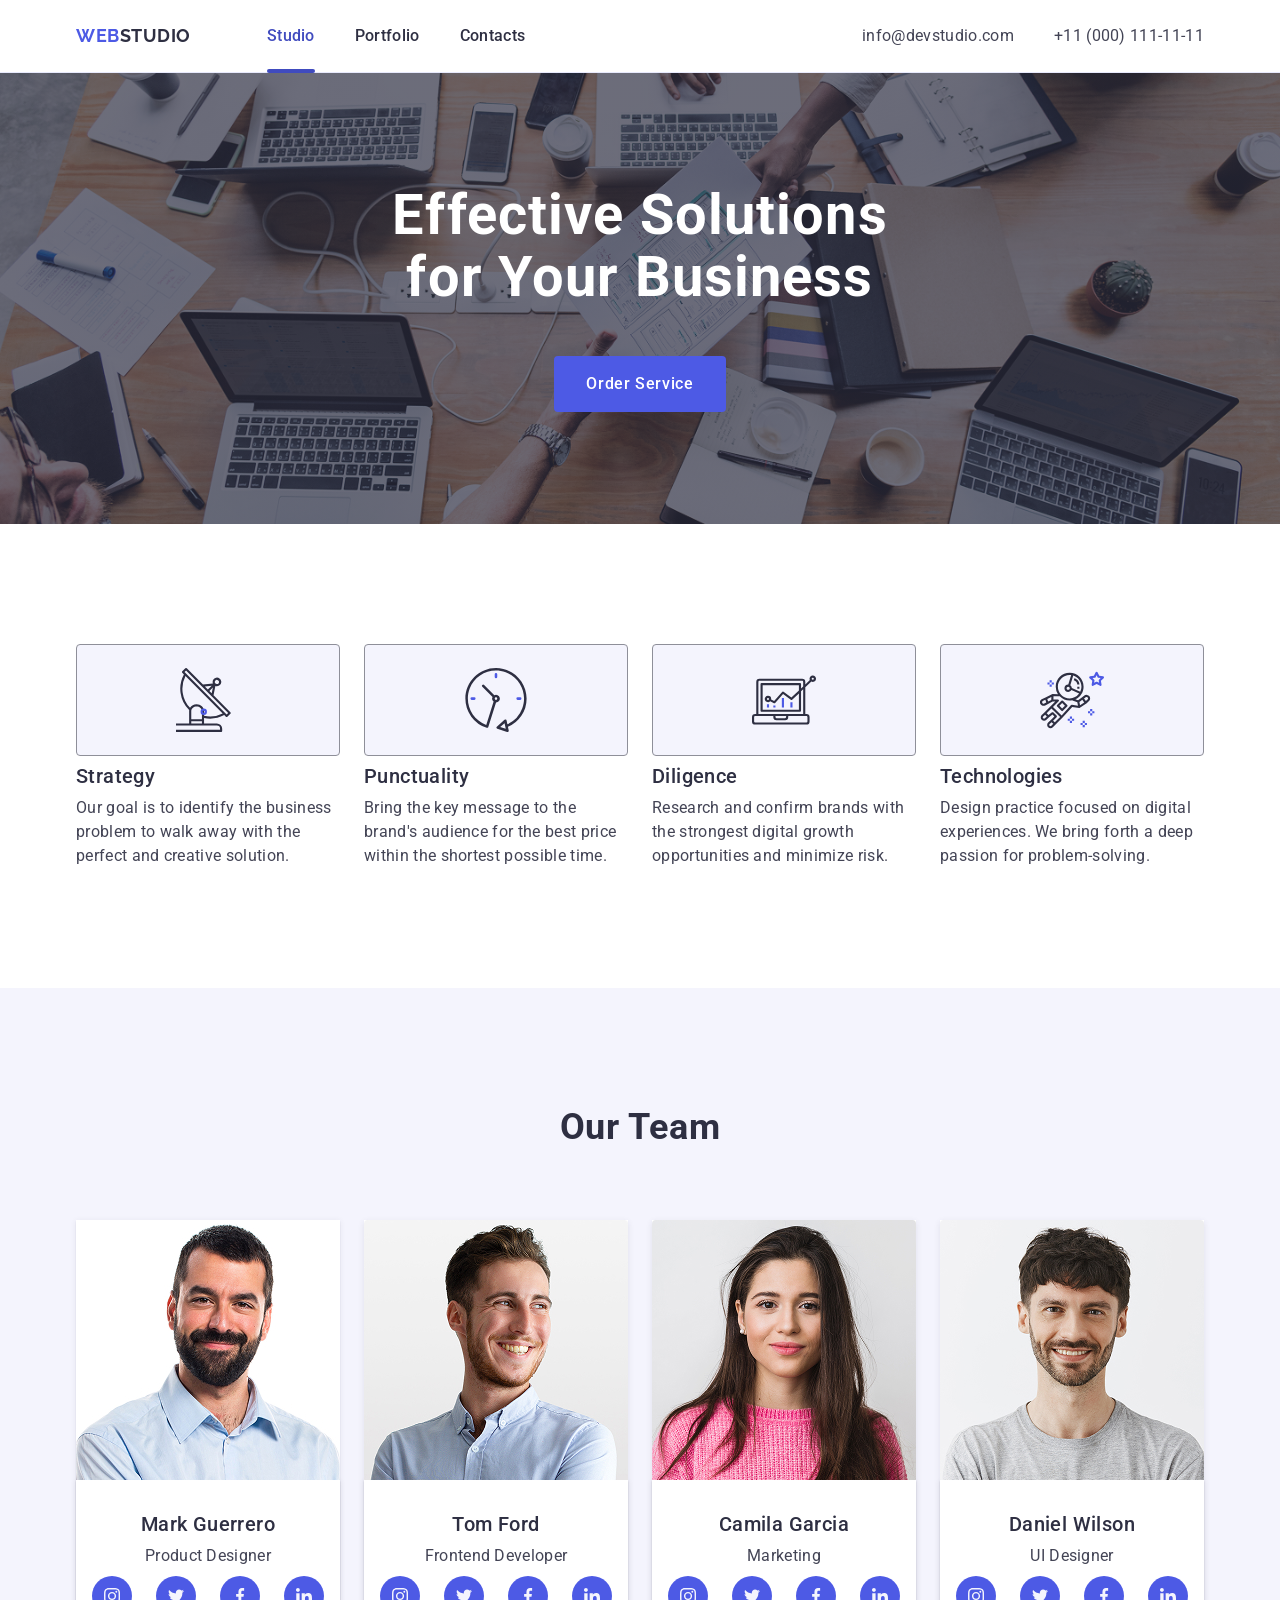
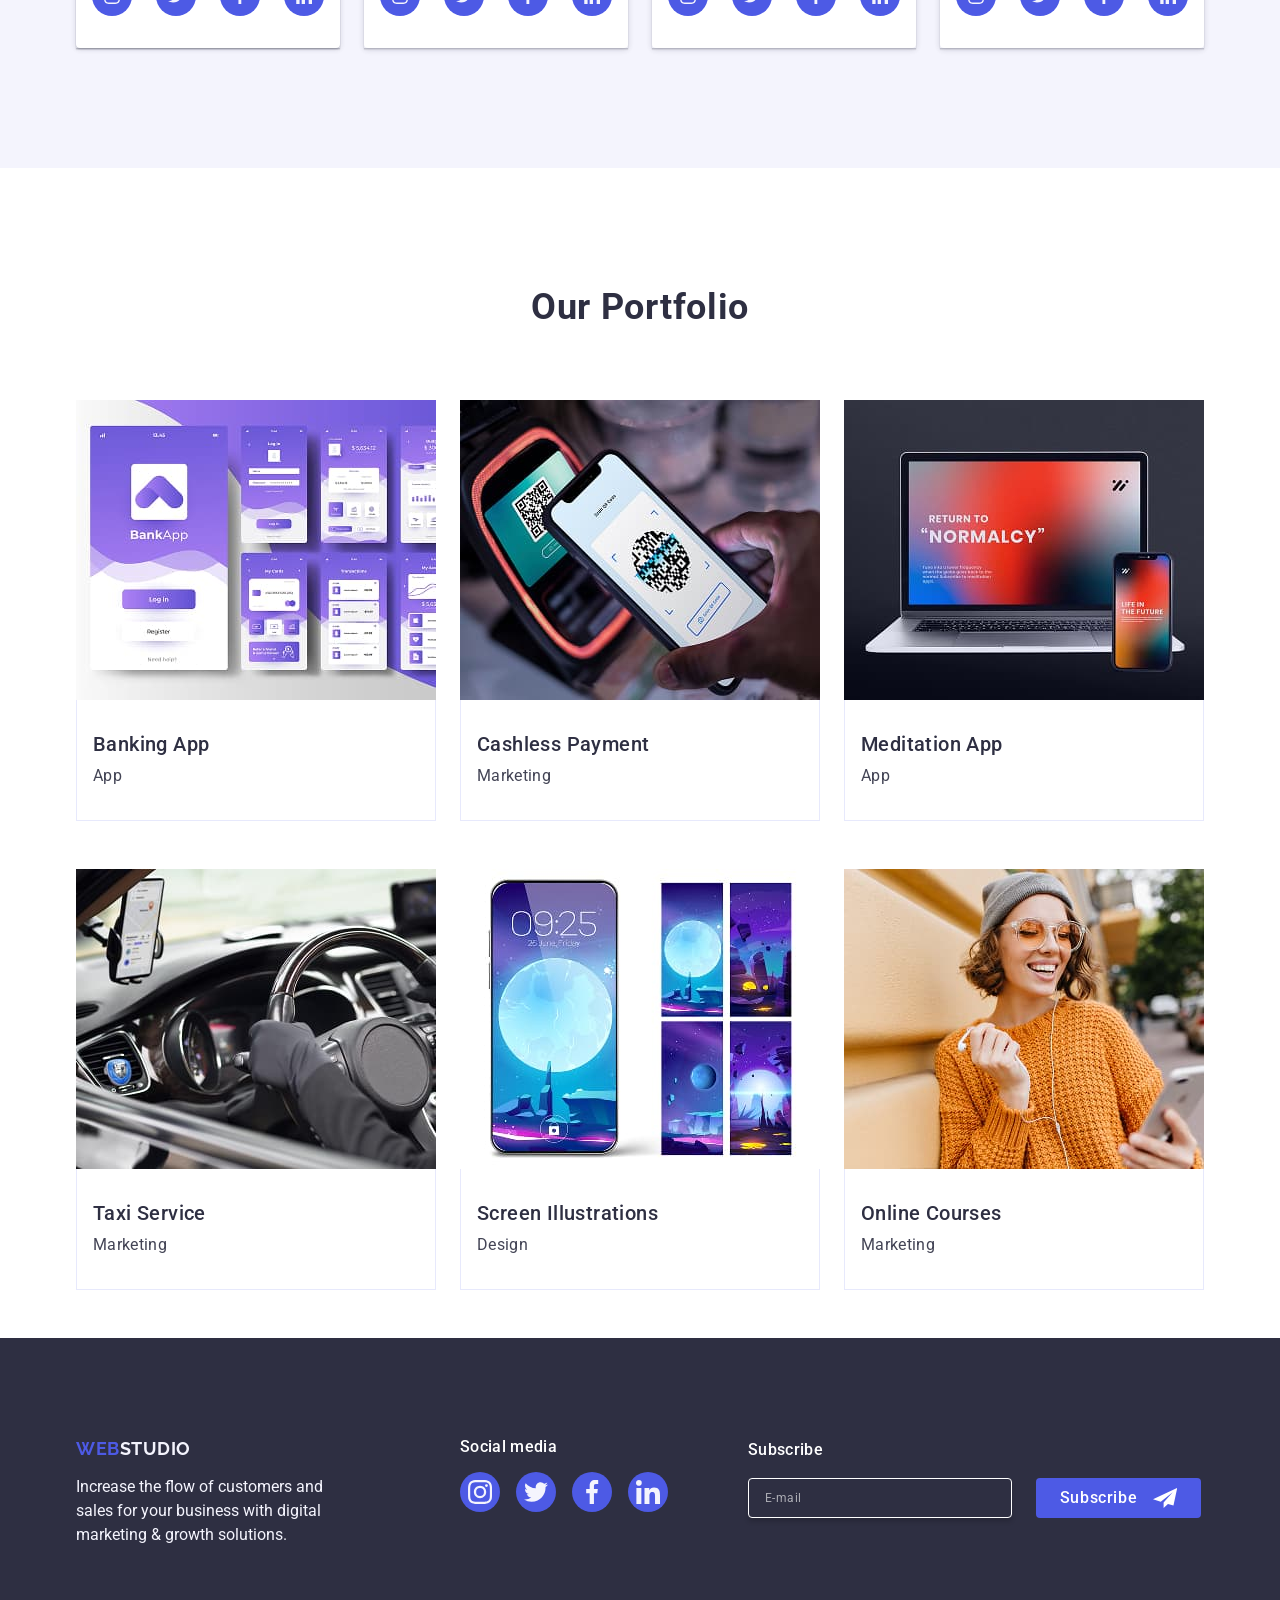
<file: index.html>
<!DOCTYPE html>
<html lang="en">
  <head>
    <meta charset="UTF-8" />
    <meta name="viewport" content="width=device-width, initial-scale=1.0" />
    <!-- all Fonts -->
    <link rel="preconnect" href="https://fonts.googleapis.com" />
    <link rel="preconnect" href="https://fonts.gstatic.com" crossorigin />
    <link
      href="https://fonts.googleapis.com/css2?family=Raleway:wght@700&family=Roboto:wght@400;500;700&display=swap"
      rel="stylesheet"
    />

    <!-- Normalize -->
    <link
      href="https://cdnjs.cloudflare.com/ajax/libs/modern-normalize/3.0.1/modern-normalize.min.css"
      rel="stylesheet"
    />
    <!-- Stylesheet -->
    <link rel="stylesheet" href="./css/styles.css" />

    <!-- Title -->
    <title>WebStudio</title>
  </head>
  <body>
    <!-- Header -->
    <header class="site-header header">
      <div class="container header-container">
        <nav class="nav-bar">
          <a href="./index.html" class="logo-link">
            Web<span class="logo-studio">Studio</span>
          </a>
          <ul class="main-menu">
            <li class="menu-link-item">
              <a href="./index.html" class="menu-link current">Studio</a>
            </li>
            <li class="menu-link-item">
              <a href="#" class="menu-link">Portfolio</a>
            </li>
            <li class="menu-link-item">
              <a href="#" class="menu-link">Contacts</a>
            </li>
          </ul>
        </nav>
        <button class="burger-menu" type="button" aria-label="Open menu">
          <svg class="burger-menu-icon" width="24" height="24">
            <use href="./images/icons.svg#mobile-menu-icon"></use>
          </svg>
        </button>
        <address class="contact-info">
          <ul class="contact-list">
            <li>
              <a href="mailto:info@devstudio.com" class="contact-link"
                >info@devstudio.com</a
              >
            </li>
            <li>
              <a href="tel:+110001111111" class="contact-link"
                >+11 (000) 111-11-11</a
              >
            </li>
          </ul>
        </address>
      </div>
    </header>
    <main>
      <!-- Hero Section -->
      <section class="hero">
        <div class="container hero-container">
          <h1 class="hero-title">Effective Solutions for Your Business</h1>
          <button type="button" class="hero-button button">
            <span class="button-text">Order Service</span>
          </button>
        </div>
      </section>

      <!-- Features Section -->
      <section class="features">
        <div class="container features-container">
          <h2 class="visually-hidden">Our Features</h2>
          <ul class="features-list">
            <li class="feature-item">
              <div class="feature-icon">
                <svg width="64" height="64">
                  <use href="./images/icons.svg#antenna"></use>
                </svg>
              </div>
              <h3 class="feature-item-name">Strategy</h3>
              <p class="feature-item-text">
                Our goal is to identify the business problem to walk away with
                the perfect and creative solution.
              </p>
            </li>
            <li class="feature-item">
              <div class="feature-icon">
                <svg width="64" height="64">
                  <use href="./images/icons.svg#clock"></use>
                </svg>
              </div>
              <h3 class="feature-item-name">Punctuality</h3>
              <p class="feature-item-text">
                Bring the key message to the brand's audience for the best price
                within the shortest possible time.
              </p>
            </li>
            <li class="feature-item">
              <div class="feature-icon">
                <svg width="64" height="64">
                  <use href="./images/icons.svg#diagram"></use>
                </svg>
              </div>
              <h3 class="feature-item-name">Diligence</h3>
              <p class="feature-item-text">
                Research and confirm brands with the strongest digital growth
                opportunities and minimize risk.
              </p>
            </li>
            <li class="feature-item">
              <div class="feature-icon">
                <svg width="64" height="64">
                  <use href="./images/icons.svg#astronaut"></use>
                </svg>
              </div>
              <h3 class="feature-item-name">Technologies</h3>
              <p class="feature-item-text">
                Design practice focused on digital experiences. We bring forth a
                deep passion for problem-solving.
              </p>
            </li>
          </ul>
        </div>
      </section>

      <!-- Team Section -->
      <section class="team">
        <div class="container team-container">
          <h2 class="team-titel">Our Team</h2>
          <ul class="team-list">
            <li class="team-item">
              <img
                srcset="
                  ./images/team/img_te_mob.jpg    1x,
                  ./images/team/img_te_mob@2x.jpg 2x
                "
                src="./images/team/img1.jpg"
                alt="Mark Guerrero"
                width="264"
                height="260"
              />
              <div class="team-info">
                <h3 class="team-name">Mark Guerrero</h3>
                <p class="team-name-body">Product Designer</p>
                <ul class="social-list">
                  <li class="social-item">
                    <a
                      class="social-link"
                      href="https://instagram.com"
                      target="_blank"
                      rel="noopener noreferrer"
                    >
                      <svg class="social-icon" width="16" height="16">
                        <use href="./images/icons.svg#instagram"></use>
                      </svg>
                    </a>
                  </li>
                  <li class="social-item">
                    <a
                      class="social-link"
                      href="https://twitter.com"
                      target="_blank"
                      rel="noopener noreferrer"
                    >
                      <svg class="social-icon" width="16" height="16">
                        <use href="./images/icons.svg#twitter"></use>
                      </svg>
                    </a>
                  </li>
                  <li class="social-item">
                    <a
                      class="social-link"
                      href="https://facebook.com"
                      target="_blank"
                      rel="noopener noreferrer"
                    >
                      <svg class="social-icon" width="16" height="16">
                        <use href="./images/icons.svg#facebook"></use>
                      </svg>
                    </a>
                  </li>
                  <li class="social-item">
                    <a
                      class="social-link"
                      href="https://linkedin.com"
                      target="_blank"
                      rel="noopener noreferrer"
                    >
                      <svg class="social-icon" width="16" height="16">
                        <use href="./images/icons.svg#linkedin"></use>
                      </svg>
                    </a>
                  </li>
                </ul>
              </div>
            </li>
            <li class="team-item">
              <img
                srcset="
                  ./images/team/img_te_mob-1.jpg    1x,
                  ./images/team/img_te_mob@2x-1.jpg 2x
                "
                src="./images/team/img2.jpg"
                alt="Tom Ford"
                width="264"
                height="260"
              />
              <div class="team-info">
                <h3 class="team-name">Tom Ford</h3>
                <p class="team-name-body">Frontend Developer</p>
                <ul class="social-list">
                  <li class="social-item">
                    <a
                      class="social-link"
                      href="https://instagram.com"
                      target="_blank"
                      rel="noopener noreferrer"
                    >
                      <svg class="social-icon" width="16" height="16">
                        <use href="./images/icons.svg#instagram"></use>
                      </svg>
                    </a>
                  </li>
                  <li class="social-item">
                    <a
                      class="social-link"
                      href="https://twitter.com"
                      target="_blank"
                      rel="noopener noreferrer"
                    >
                      <svg class="social-icon" width="16" height="16">
                        <use href="./images/icons.svg#twitter"></use>
                      </svg>
                    </a>
                  </li>
                  <li class="social-item">
                    <a
                      class="social-link"
                      href="https://facebook.com"
                      target="_blank"
                      rel="noopener noreferrer"
                    >
                      <svg class="social-icon" width="16" height="16">
                        <use href="./images/icons.svg#facebook"></use>
                      </svg>
                    </a>
                  </li>
                  <li class="social-item">
                    <a
                      class="social-link"
                      href="https://linkedin.com"
                      target="_blank"
                      rel="noopener noreferrer"
                    >
                      <svg class="social-icon" width="16" height="16">
                        <use href="./images/icons.svg#linkedin"></use>
                      </svg>
                    </a>
                  </li>
                </ul>
              </div>
            </li>
            <li class="team-item">
              <img
                srcset="
                  ./images/team/img_te_mob-2.jpg    1x,
                  ./images/team/img_te_mob@2x-2.jpg 2x
                "
                src="./images/team/img3.jpg"
                alt="Camila Garcia"
                width="264"
                height="260"
              />
              <div class="team-info">
                <h3 class="team-name">Camila Garcia</h3>
                <p class="team-name-body">Marketing</p>
                <ul class="social-list">
                  <li class="social-item">
                    <a
                      class="social-link"
                      href="https://instagram.com"
                      target="_blank"
                      rel="noopener noreferrer"
                    >
                      <svg class="social-icon" width="16" height="16">
                        <use href="./images/icons.svg#instagram"></use>
                      </svg>
                    </a>
                  </li>
                  <li class="social-item">
                    <a
                      class="social-link"
                      href="https://twitter.com"
                      target="_blank"
                      rel="noopener noreferrer"
                    >
                      <svg class="social-icon" width="16" height="16">
                        <use href="./images/icons.svg#twitter"></use>
                      </svg>
                    </a>
                  </li>
                  <li class="social-item">
                    <a
                      class="social-link"
                      href="https://facebook.com"
                      target="_blank"
                      rel="noopener noreferrer"
                    >
                      <svg class="social-icon" width="16" height="16">
                        <use href="./images/icons.svg#facebook"></use>
                      </svg>
                    </a>
                  </li>
                  <li class="social-item">
                    <a
                      class="social-link"
                      href="https://linkedin.com"
                      target="_blank"
                      rel="noopener noreferrer"
                    >
                      <svg class="social-icon" width="16" height="16">
                        <use href="./images/icons.svg#linkedin"></use>
                      </svg>
                    </a>
                  </li>
                </ul>
              </div>
            </li>
            <li class="team-item">
              <img
                srcset="
                  ./images/team/img_te_mob-3.jpg    1x,
                  ./images/team/img_te_mob@2x-3.jpg 2x
                "
                src="./images/team/img4.jpg"
                alt="Daniel Wilson"
                width="264"
                height="260"
              />
              <div class="team-info">
                <h3 class="team-name">Daniel Wilson</h3>
                <p class="team-name-body">UI Designer</p>
                <ul class="social-list">
                  <li class="social-item">
                    <a
                      class="social-link"
                      href="https://instagram.com"
                      target="_blank"
                      rel="noopener noreferrer"
                    >
                      <svg class="social-icon" width="16" height="16">
                        <use href="./images/icons.svg#instagram"></use>
                      </svg>
                    </a>
                  </li>
                  <li class="social-item">
                    <a
                      class="social-link"
                      href="https://twitter.com"
                      target="_blank"
                      rel="noopener noreferrer"
                    >
                      <svg class="social-icon" width="16" height="16">
                        <use href="./images/icons.svg#twitter"></use>
                      </svg>
                    </a>
                  </li>
                  <li class="social-item">
                    <a
                      class="social-link"
                      href="https://facebook.com"
                      target="_blank"
                      rel="noopener noreferrer"
                    >
                      <svg class="social-icon" width="16" height="16">
                        <use href="./images/icons.svg#facebook"></use>
                      </svg>
                    </a>
                  </li>
                  <li class="social-item">
                    <a
                      class="social-link"
                      href="https://linkedin.com"
                      target="_blank"
                      rel="noopener noreferrer"
                    >
                      <svg class="social-icon" width="16" height="16">
                        <use href="./images/icons.svg#linkedin"></use>
                      </svg>
                    </a>
                  </li>
                </ul>
              </div>
            </li>
          </ul>
        </div>
      </section>

      <!-- Portfolio Section -->
      <section class="portfolio">
        <div class="container portfolio-container">
          <h2 class="portfolio-titel">Our Portfolio</h2>
          <ul class="portfolio-list">
            <li class="portfolio-item">
              <div class="overlay-wrapper">
                <picture>
                  <!-- Desktop -->
                  <source
                    media="(min-width: 1158px)"
                    srcset="
                      ./images/portfolio/img-1.jpg         1x,
                      ./images/portfolio/img_desk@2x-1.jpg 2x
                    "
                  />

                  <!-- Tablet -->
                  <source
                    media="(min-width: 768px)"
                    srcset="
                      ./images/portfolio/img_port_tab-1.jpg    1x,
                      ./images/portfolio/img_port_tab-1@2x.jpg 2x
                    "
                  />

                  <!-- Mobile fallback -->
                  <img
                    srcset="
                      ./images/portfolio/imgport_mob-1.jpg   1x,
                      ./images/portfolio/imgport_mob@2-1.jpg 2x
                    "
                    src="./images/portfolio/imgport_mob-1.jpg"
                    alt="Banking App"
                    width="288"
                    height="280"
                  />
                </picture>
                <p class="overlay-text">
                  14 Stylish and User-Friendly App Design Concepts · Task
                  Manager App · Calorie Tracker App · Exotic Fruit Ecommerce App
                  · Cloud Storage App
                </p>
              </div>
              <div class="portfolio-info">
                <h3 class="portfolio-name">Banking App</h3>
                <p class="portfolio-name-body">App</p>
              </div>
            </li>
            <li class="portfolio-item">
              <div class="overlay-wrapper">
                <picture>
                  <source
                    media="(min-width: 1158px)"
                    srcset="
                      ./images/portfolio/img-2.jpg         1x,
                      ./images/portfolio/img_desk@2x-2.jpg 2x
                    "
                  />

                  <!-- Tablet -->
                  <source
                    media="(min-width: 768px)"
                    srcset="
                      ./images/portfolio/img_port_tab-2.jpg    1x,
                      ./images/portfolio/img_port_tab-2@2x.jpg 2x
                    "
                  />

                  <!-- Mobile fallback -->
                  <img
                    srcset="
                      ./images/portfolio/imgport_mob-2.jpg    1x,
                      ./images/portfolio/imgport_mob@2x-2.jpg 2x
                    "
                    src="./images/portfolio/imgport_mob-2.jpg"
                    alt="Cashless Payment"
                    width="288"
                    height="280"
                  />
                </picture>
                <p class="overlay-text">
                  14 Stylish and User-Friendly App Design Concepts · Task
                  Manager App · Calorie Tracker App · Exotic Fruit Ecommerce App
                  · Cloud Storage App
                </p>
              </div>
              <div class="portfolio-info">
                <h3 class="portfolio-name">Cashless Payment</h3>
                <p class="portfolio-name-body">Marketing</p>
              </div>
            </li>
            <li class="portfolio-item">
              <div class="overlay-wrapper">
                <picture>
                  <source
                    media="(min-width: 1158px)"
                    srcset="
                      ./images/portfolio/img-3.jpg         1x,
                      ./images/portfolio/img_desk@2x-3.jpg 2x
                    "
                  />

                  <!-- Tablet -->
                  <source
                    media="(min-width: 768px)"
                    srcset="
                      ./images/portfolio/img_port_tab-3.jpg    1x,
                      ./images/portfolio/img_port_tab-3@2x.jpg 2x
                    "
                  />

                  <!-- Mobile fallback -->
                  <img
                    srcset="
                      ./images/portfolio/imgport_mob-3.jpg    1x,
                      ./images/portfolio/imgport_mob@2x-3.jpg 2x
                    "
                    src="./images/portfolio/imgport_mob-3.jpg"
                    alt="Meditation App"
                    width="288"
                    height="280"
                  />
                </picture>

                <p class="overlay-text">
                  14 Stylish and User-Friendly App Design Concepts · Task
                  Manager App · Calorie Tracker App · Exotic Fruit Ecommerce App
                  · Cloud Storage App
                </p>
              </div>
              <div class="portfolio-info">
                <h3 class="portfolio-name">Meditation App</h3>
                <p class="portfolio-name-body">App</p>
              </div>
            </li>
            <li class="portfolio-item">
              <div class="overlay-wrapper">
                <picture>
                  <source
                    media="(min-width: 1158px)"
                    srcset="
                      ./images/portfolio/img-4.jpg         1x,
                      ./images/portfolio/img_desk@2x-4.jpg 2x
                    "
                  />

                  <!-- Tablet -->
                  <source
                    media="(min-width: 768px)"
                    srcset="
                      ./images/portfolio/img_port_tab-4.jpg    1x,
                      ./images/portfolio/img_port_tab-4@2x.jpg 2x
                    "
                  />

                  <!-- Mobile fallback -->
                  <img
                    srcset="
                      ./images/portfolio/imgport_mob-4.jpg    1x,
                      ./images/portfolio/imgport_mob@2x-4.jpg 2x
                    "
                    src="./images/portfolio/imgport_mob-4.jpg"
                    alt="Taxi Service"
                    width="288"
                    height="280"
                  />
                </picture>

                <p class="overlay-text">
                  14 Stylish and User-Friendly App Design Concepts · Task
                  Manager App · Calorie Tracker App · Exotic Fruit Ecommerce App
                  · Cloud Storage App
                </p>
              </div>
              <div class="portfolio-info">
                <h3 class="portfolio-name">Taxi Service</h3>
                <p class="portfolio-name-body">Marketing</p>
              </div>
            </li>
            <li class="portfolio-item">
              <div class="overlay-wrapper">
                <picture>
                  <source
                    media="(min-width: 1158px)"
                    srcset="
                      ./images/portfolio/img-5.jpg         1x,
                      ./images/portfolio/img_desk@2x-5.jpg 2x
                    "
                  />

                  <!-- Tablet -->
                  <source
                    media="(min-width: 768px)"
                    srcset="
                      ./images/portfolio/img_port_tab-5.jpg    1x,
                      ./images/portfolio/img_port_tab-5@2x.jpg 2x
                    "
                  />

                  <!-- Mobile fallback -->
                  <img
                    srcset="
                      ./images/portfolio/imgport_mob-5.jpg    1x,
                      ./images/portfolio/imgport_mob@2x-5.jpg 2x
                    "
                    src="./images/portfolio/imgport_mob-5.jpg"
                    alt="Screen Illustrations"
                    width="288"
                    height="280"
                  />
                </picture>

                <p class="overlay-text">
                  14 Stylish and User-Friendly App Design Concepts · Task
                  Manager App · Calorie Tracker App · Exotic Fruit Ecommerce App
                  · Cloud Storage App
                </p>
              </div>
              <div class="portfolio-info">
                <h3 class="portfolio-name">Screen Illustrations</h3>
                <p class="portfolio-name-body">Design</p>
              </div>
            </li>
            <li class="portfolio-item">
              <div class="overlay-wrapper">
                <picture>
                  <source
                    media="(min-width: 1158px)"
                    srcset="
                      ./images/portfolio/img-6.jpg         1x,
                      ./images/portfolio/img_desk@2x-6.jpg 2x
                    "
                  />

                  <!-- Tablet -->
                  <source
                    media="(min-width: 768px)"
                    srcset="
                      ./images/portfolio/img_port_tab-6.jpg    1x,
                      ./images/portfolio/img_port_tab-6@2x.jpg 2x
                    "
                  />

                  <!-- Mobile fallback -->
                  <img
                    srcset="
                      ./images/portfolio/imgport_mob-6.jpg    1x,
                      ./images/portfolio/imgport_mob@2x-6.jpg 2x
                    "
                    src="./images/portfolio/imgport_mob-6.jpg"
                    alt="Online Courses"
                    width="288"
                    height="280"
                  />
                </picture>

                <p class="overlay-text">
                  14 Stylish and User-Friendly App Design Concepts · Task
                  Manager App · Calorie Tracker App · Exotic Fruit Ecommerce App
                  · Cloud Storage App
                </p>
              </div>
              <div class="portfolio-info">
                <h3 class="portfolio-name">Online Courses</h3>
                <p class="portfolio-name-body">Marketing</p>
              </div>
            </li>
          </ul>
        </div>
      </section>
    </main>

    <!-- Footer -->
    <footer class="footer">
      <div class="container footer-inner footer-top">
        <div class="footer-container">
          <a href="./index.html" class="footer-logo">
            Web<span class="footer-logo-studio">Studio</span>
          </a>
          <p class="footer-text">
            Increase the flow of customers and sales for your business with
            digital marketing & growth solutions.
          </p>
        </div>
        <div class="footer-container-social">
          <p class="footer-social-media">Social media</p>
          <ul class="social-list-footer">
            <li class="social-item-footer">
              <a
                class="social-link-footer"
                href="https://instagram.com"
                target="_blank"
                rel="noopener noreferrer"
                ><svg class="social-icon-footer" width="24" height="24">
                  <use href="./images/icons.svg#instagram"></use></svg
              ></a>
            </li>
            <li class="social-item-footer">
              <a
                class="social-link-footer"
                href="https://twitter.com"
                target="_blank"
                rel="noopener noreferrer"
                ><svg class="social-icon-footer" width="24" height="24">
                  <use href="./images/icons.svg#twitter"></use></svg
              ></a>
            </li>
            <li class="social-item-footer">
              <a
                class="social-link-footer"
                href="https://facebook.com"
                target="_blank"
                rel="noopener noreferrer"
                ><svg class="social-icon-footer" width="24" height="24">
                  <use href="./images/icons.svg#facebook"></use></svg
              ></a>
            </li>
            <li class="social-item-footer">
              <a
                class="social-link-footer"
                href="https://linkedin.com"
                target="_blank"
                rel="noopener noreferrer"
                ><svg class="social-icon-footer" width="24" height="24">
                  <use href="./images/icons.svg#linkedin"></use></svg
              ></a>
            </li>
          </ul>
        </div>
        <div class="footer-form-block">
          <p class="footer-form-sbr">Subscribe</p>
          <form class="footer-form" name="subscribe-form">
            <label class="footer-form-field">
              <input
                class="footer-form-input"
                type="email"
                name="subscribe-email"
                placeholder="E-mail"
              />
            </label>

            <button
              class="footer-form-button button button-accent"
              type="submit"
            >
              Subscribe
              <svg class="icon-send" width="24" height="24">
                <use href="./images/icons.svg#icon-send"></use>
              </svg>
            </button>
          </form>
        </div>
      </div>
    </footer>

    <!-- Modal Window -->

    <div class="backdrop">
      <div class="modal">
        <button class="modal-btn" type="button">
          <svg class="modal-btn-icon" width="8" height="8">
            <use href="./images/icons.svg#close-icon"></use>
          </svg>
        </button>

        <p class="modal-caption">
          Leave your contacts and we will call you back
        </p>

        <form class="modal-form" name="review">
          <div class="modal-form-field">
            <label class="modal-form-label" for="user-name">Name</label>
            <div class="modal-form-wrapper">
              <input
                class="modal-form-input"
                type="text"
                id="user-name"
                name="user-name"
              />
              <svg class="modal-form-icon" width="18" height="24">
                <use href="./images/icons.svg#user-icon"></use>
              </svg>
            </div>
          </div>

          <div class="modal-form-field">
            <label class="modal-form-label" for="user-phone">Phone</label>
            <div class="modal-form-wrapper">
              <input
                class="modal-form-input"
                type="tel"
                id="user-phone"
                name="user-phone"
              />
              <svg class="modal-form-icon" width="18" height="24">
                <use href="./images/icons.svg#phone-icon"></use>
              </svg>
            </div>
          </div>

          <div class="modal-form-field">
            <label class="modal-form-label" for="user-email">Email</label>
            <div class="modal-form-wrapper">
              <input
                class="modal-form-input"
                type="email"
                id="user-email"
                name="user-email"
              />
              <svg class="modal-form-icon" width="18" height="24">
                <use href="./images/icons.svg#email-icon"></use>
              </svg>
            </div>
          </div>

          <div class="modal-form-field modal-form-field-comment">
            <label class="modal-form-label" for="user-comment">Comment</label>
            <textarea
              class="modal-form-message"
              id="user-comment"
              name="user-comment"
              rows="4"
              placeholder="Text input"
            ></textarea>
          </div>
          <div class="form-agreement">
            <input
              class="checkbox visually-hidden"
              type="checkbox"
              id="user-privacy"
              name="user-privacy"
              value="true"
            />
            <label class="agreement-wrapper" for="user-privacy">
              <span class="agreement-checkbox">
                <svg class="agreement-checkbox-icon" width="10" height="8">
                  <use href="./images/icons.svg#accept-icon"></use>
                </svg>
              </span>
              I accept the terms and conditions of the
              <a
                class="agreement-link accent-text"
                href="./index.html"
                target="_blank"
              >
                Privacy Policy
              </a>
            </label>
          </div>
          <button class="btn btn-accent" type="submit">Send</button>
        </form>
      </div>
    </div>

    <!-- Menu Window Mobile -->

    <div class="mobile-menu-window mobile-container">
      <div class="mobile-menu-container">
        <button class="mobile-close-btn" type="button" aria-label="Close menu">
          <svg class="mobile-close-icon" width="8" height="8">
            <use href="./images/icons.svg#close-icon"></use>
          </svg>
        </button>
        <nav class="mob-menu-nav">
          <ul class="mobile-menu-list">
            <li class="mobile-menu-item">
              <a href="./index.html" class="mobile-menu-link current">Studio</a>
            </li>
            <li class="mobile-menu-item">
              <a href="#" class="mobile-menu-link">Portfolio</a>
            </li>
            <li class="mobile-menu-item">
              <a href="#" class="mobile-menu-link">Contacts</a>
            </li>
          </ul>
        </nav>

        <address class="mob-window-adrs">
          <ul class="mobile-contact-list">
            <li class="mobile-contact-item">
              <a href="tel:+110001111111" class="mobile-contact-link"
                >+11 (000) 111-11-11</a
              >
            </li>
            <li class="mobile-contact-item">
              <a href="mailto:info@devstudio.com" class="mobile-contact-link"
                >info@devstudio.com</a
              >
            </li>
          </ul>
        </address>
        <ul class="mobile-social-list">
          <li class="social-item">
            <a
              class="social-link"
              href="https://instagram.com"
              target="_blank"
              rel="noopener noreferrer"
            >
              <svg class="social-icon" width="24" height="24">
                <use href="./images/icons.svg#instagram"></use>
              </svg>
            </a>
          </li>
          <li class="social-item">
            <a
              class="social-link"
              href="https://twitter.com"
              target="_blank"
              rel="noopener noreferrer"
            >
              <svg class="social-icon" width="24" height="24">
                <use href="./images/icons.svg#twitter"></use>
              </svg>
            </a>
          </li>
          <li class="social-item">
            <a
              class="social-link"
              href="https://facebook.com"
              target="_blank"
              rel="noopener noreferrer"
            >
              <svg class="social-icon" width="24" height="24">
                <use href="./images/icons.svg#facebook"></use>
              </svg>
            </a>
          </li>
          <li class="social-item">
            <a
              class="social-link"
              href="https://linkedin.com"
              target="_blank"
              rel="noopener noreferrer"
            >
              <svg class="social-icon" width="24" height="24">
                <use href="./images/icons.svg#linkedin"></use>
              </svg>
            </a>
          </li>
        </ul>
      </div>
    </div>

    <script src="./js/script.js"></script>
  </body>
</html>
</file>
<file: css/styles.css>
.hiden {
  display: none;
}

/* #region CSS reset */
*,
*::before,
*::after {
  box-sizing: border-box;
  margin: 0;
  padding: 0;
}

.header,
body {
  background-color: #ffffff;
}
.team {
  background-color: #f4f4fd;
}
.hero {
  background-color: #2e2f42;
}
.footer {
  background-color: #2e2f42;
}
img {
  display: block;
  max-width: 100%;
  height: auto;
}
body {
  font-family: 'Roboto', sans-serif;
  color: #434455;
}
.visually-hidden {
  position: absolute;
  width: 1px;
  height: 1px;
  margin: -1px;
  border: 0;
  padding: 0;
  white-space: nowrap;
  clip-path: inset(100%);
  clip: rect(0 0 0 0);
  overflow: hidden;
}
html,
body {
  margin: 0;
  padding: 0;
  overflow-x: hidden;
}

/* #region Mobile Screen */
.container {
  max-width: 320px;
  padding: 0 16px;
  margin: 0 auto;
}
/* #endregion */
/* #region Tablet */
@media screen and (min-width: 768px) {
  .container {
    max-width: 768px;
  }
}
/* #endregion */
/* #region Desktop */
@media screen and (min-width: 1158px) {
  .container {
    max-width: 1158px;
    padding: 0 15px;
  }
}

/* #endregion */
h1,
h2,
h3,
h4,
h5,
h6,
p {
  margin: 0;
  padding: 0;
}

.button:hover,
.button:focus {
  background-color: #404bbf;
}

/*body:has(.backdrop.is-open) {
  overflow: hidden;
}*/

/* #endregion CSS reset */

/* Header */
/* #region Header */
.header {
  box-shadow: 0px 2px 1px rgba(46, 47, 66, 0.08),
    0px 1px 1px rgba(46, 47, 66, 0.16), 0px 1px 6px rgba(46, 47, 66, 0.08);
}
.site-header {
  border-bottom: 1px solid #e7e9fc;
  background-color: #ffffff;
}

.burger-menu {
  background-color: transparent;
  border: none;
  padding: 0;
  display: flex;
  align-items: center;
  justify-content: center;
  transition: transform 350ms cubic-bezier(0.4, 0, 0.2, 1);
  right: 16px;
}
.burger-menu-icon {
  fill: #2f2f37;
}

.burger-menu:active .burger-menu-icon {
  fill: #404bbf;
}

@media screen and (max-width: 767px) {
  .contact-info {
    display: none;
  }
  .menu-link-item {
    display: none;
  }
}

.header-container {
  display: flex;
  position: relative;
  align-items: center;
  justify-content: space-between;
}

.nav-bar {
  display: flex;
  align-items: center;
}

.logo-link {
  display: block;
  font-family: 'Raleway', sans-serif;
  font-weight: 700;
  font-size: 18px;
  line-height: 1.17;
  letter-spacing: 0.03em;
  text-transform: uppercase;
  text-decoration: none;
  color: #4d5ae5;
  padding: 16px 0;
  margin-right: 149px;
}

.logo-studio {
  color: #2e2f42;
}

.main-menu {
  display: flex;
  list-style: none;
  margin: 0;
  padding: 0;
  gap: 40px;
  transition: color 250ms cubic-bezier(0.4, 0, 0.2, 1);
}
@media screen and (min-width: 768px) {
  .burger-menu {
    display: none;
  }
}

@media screen and (min-width: 768px) {
  .logo-link {
    padding: 24px 0;
    margin-right: 120px;
  }

  .menu-link {
    font-size: 16px;
    line-height: 24px;
    font-weight: 500;
    letter-spacing: 0.02em;
    text-decoration: none;
    color: #2e2f42;
    padding: 20px 0;
    display: block;
    transition: color 250ms cubic-bezier(0.4, 0, 0.2, 1);
  }

  .menu-link:hover,
  .menu-link:focus,
  .contact-link:hover,
  .contact-link:focus {
    color: #404bbf;
  }
  .menu-link.current {
    position: relative;
    color: #404bbf;
  }

  .menu-link.current::after {
    content: '';

    position: absolute;
    left: 0;
    bottom: -3px;

    width: 100%;
    height: 4px;
    border-radius: 2px;

    background-color: #404bbf;
  }
}

@media screen and (min-width: 768px) {
  .contact-list {
    display: flex;
    flex-direction: column;
    gap: 12px;
    list-style: none;
    transition: color 250ms cubic-bezier(0.4, 0, 0.2, 1);
  }

  .contact-link {
    font-weight: 400;
    font-size: 12px;
    line-height: 1.2;
    letter-spacing: 0.04em;
    color: #434455;
    text-decoration: none;
    transition: color 250ms cubic-bezier(0.4, 0, 0.2, 1);
  }
  .contact-info {
    font-style: normal;
  }
}

@media screen and (min-width: 1158px) {
  .logo-link {
    padding: 24px 0;
    margin-right: 76px;
  }
  .contact-list {
    display: flex;
    justify-content: flex-end;
    text-align: center;
    flex-direction: row;
    list-style: none;
    margin: 0;
    padding: 0;
    gap: 40px;
    transition: color 250ms cubic-bezier(0.4, 0, 0.2, 1);
  }
  .contact-link {
    font-size: 16px;
    line-height: 1.5;
    letter-spacing: 0.02em;
  }
  .menu-link.current::after {
    bottom: -1px;
  }
}
@media screen and (min-width: 1158px) {
  .menu-link {
    font-size: 16px;
    line-height: 24px;
    font-weight: 500;
    letter-spacing: 0.02em;
    text-decoration: none;
    color: #2e2f42;
    padding: 24px 0;
    display: block;
    transition: color 250ms cubic-bezier(0.4, 0, 0.2, 1);
  }
}

/* #endregion Header */

/* Hero */
/* #region Hero */
.hero {
  max-width: 320px;
  text-align: center;
  background-image: linear-gradient(
      rgba(46, 47, 66, 0.7),
      rgba(46, 47, 66, 0.7)
    ),
    url(../images/background/dark-bg_bg_mob.jpg);
  background-repeat: no-repeat;
  background-position: center;
  background-size: cover;
  margin: auto;
  padding: 72px 0;
}
.hero-container {
}
@media (min-resolution: 192dpi) {
  .hero {
    background-image: linear-gradient(
        rgba(46, 47, 66, 0.7),
        rgba(46, 47, 66, 0.7)
      ),
      url('../images/background/dark-bg_bg_mob@2x.jpg');
  }
}

.hero-title {
  font-weight: 700;
  font-size: 36px;
  line-height: 1.1;
  letter-spacing: 0.02em;
  color: #ffffff;
  max-width: 216px;
  margin: auto auto;
  margin-bottom: 72px;
}

.hero-button {
  min-width: 169px;
  background-color: #4d5ae5;
  border: none;
  padding: 16px 32px;
  border-radius: 4px;
  font-family: 'Roboto', sans-serif;
  font-weight: 500;
  font-size: 16px;
  line-height: 1.5;
  letter-spacing: 0.04em;
  color: #ffffff;
  cursor: pointer;
  transition: background-color 250ms cubic-bezier(0.4, 0, 0.2, 1);
}

.button-text {
  font-size: 16px;
  line-height: 1.5;
  letter-spacing: 0.04em;
  color: #ffffff;
}

@media only screen and (min-width: 768px) {
  .hero-title {
    font-size: 56px;
    max-width: 496px;
    margin: auto auto;
    margin-bottom: 36px;
  }
}

@media only screen and (min-width: 768px) {
  .hero-container {
  }
  .hero {
    max-width: 768px;
    padding: 112px 0;
    background-image: linear-gradient(
        rgba(46, 47, 66, 0.7),
        rgba(46, 47, 66, 0.7)
      ),
      url('../images/background/dark-bg_bg_tab.jpg');
  }
  @media (min-resolution: 192dpi) {
    .hero {
      background-image: linear-gradient(
          rgba(46, 47, 66, 0.7),
          rgba(46, 47, 66, 0.7)
        ),
        url('../images/background/dark-bg_bg_tab@2x.jpg');
    }
  }
}
@media only screen and (min-width: 1158px) {
  .hero {
    max-width: 1440px;
    background-image: linear-gradient(
        rgba(46, 47, 66, 0.7),
        rgba(46, 47, 66, 0.7)
      ),
      url('../images/background/dark-bg_bg_desk.jpg');
  }
  @media (min-resolution: 192dpi) {
    .hero {
      padding: 188px 0;
      background-image: linear-gradient(
          rgba(46, 47, 66, 0.7),
          rgba(46, 47, 66, 0.7)
        ),
        url('../images/background/dark-bg_bg_desk@2x.jpg');
    }
  }
}
@media only screen and (min-width: 1158px) {
  .hero-title {
    margin: auto auto;
    margin-bottom: 48px;
  }
  .hero-button {
  }
  .hero-container {
  }
}

/* #endregion Hero */

/* Features */
/* #region Features */
.features {
  padding: 96px 0;
}
.features-list {
  display: flex;
  flex-direction: column;
  gap: 72px;
  list-style: none;
}
.feature-item-name {
  font-weight: 700;
  font-size: 36px;
  line-height: 1.1;
  letter-spacing: 0.02em;
  color: #2e2f42;
  margin-bottom: 8px;
  text-align: center;
}
.feature-item-text {
  font-weight: 500;
  font-size: 16px;
  line-height: 1.5;
  letter-spacing: 0.02em;
  color: #434455;
}

@media only screen and (min-width: 1158px) {
  .feature-icon {
    display: flex;
    align-items: center;
    justify-content: center;
    background-color: #f4f4fd;
    border-radius: 4px;
    border: 1px solid #8e8f99;
    border-radius: 4px;
    width: 264px;
    height: 112px;
    margin-bottom: 8px;
  }
  .features {
    padding: 120px 0;
  }
  .features-list {
    display: flex;
    flex-direction: row;
    justify-content: center;
    gap: 24px;
    list-style: none;
    margin: 0;
    padding: 0;
  }
  .feature-item-name {
    font-weight: 500;
    font-size: 20px;
    line-height: 24px;
    letter-spacing: 0.02em;
    color: #2e2f42;
    margin-bottom: 8px;
    text-align: left;
  }
  .feature-item-text {
    font-weight: 400;
  }
  .feature-item {
    flex-basis: calc((100% - 3 * 24px) / 4);
    text-align: left;
  }
  .feature-icon svg {
    fill: currentColor;
  }
}
@media only screen and (max-width: 1157px) {
  .feature-icon {
    display: none;
  }
}
@media only screen and (min-width: 768px) and (max-width: 1157px) {
  .features-list {
    display: grid;
    grid-template-columns: repeat(2, 1fr);
    grid-template-rows: repeat(2, auto);
    gap: 72px 24px;
    list-style: none;
    padding: 0;
    margin: 0;
  }
  .feature-item-name {
    text-align: left;
  }
}
/* #endregion Features */

/* Team */
/* #region Team */
.team {
  padding: 96px 0;
}
.social-list {
  list-style: none;
  display: flex;
  gap: 24px;
  align-items: center;
  justify-content: center;
  padding: 0;
  margin-top: 8px;
}
.social-item {
  width: 40px;
  height: 40px;
}
.social-link {
  background-color: #4d5ae5;
  width: 100%;
  height: 100%;
  display: flex;
  align-items: center;
  justify-content: center;
  border-radius: 50%;
  transition: background-color 250ms cubic-bezier(0.4, 0, 0.2, 1);
}
.social-link:hover,
.social-link:focus {
  background-color: #404bbf;
}
.social-icon {
  fill: #f4f4fd;
}
.team-titel {
  font-weight: 700;
  font-size: 36px;
  line-height: 1.11;
  letter-spacing: 0.02em;
  text-align: center;
  text-transform: capitalize;
  color: #2e2f42;
  margin-bottom: 72px;
}

.team-list {
  display: flex;
  flex-direction: column;
  gap: 72px;
  list-style: none;
  margin: 0;
  padding: 0;
  align-items: center;
}

.team-item {
  width: 264px;
  background-color: #ffffff;
  border-radius: 0 0 4px 4px;
  box-shadow: 0px 2px 6px rgba(46, 47, 66, 0.1);
}
.team-item:first-child {
  box-shadow: 0px 1px 6px rgba(46, 47, 66, 0.08),
    0px 1px 1px rgba(46, 47, 66, 0.16), 0px 2px 1px rgba(46, 47, 66, 0.08);
}

.team-item img {
  border-top-left-radius: 4px;
  border-top-right-radius: 4px;
  display: block;
  width: 100%;
  height: auto;
}

.team-info {
  padding: 32px 16px;
  text-align: center;
  box-shadow: 0 2px 1px 0 rgba(46, 47, 66, 0.08),
    0 1px 1px 0 rgba(46, 47, 66, 0.16), 0 1px 6px 0 rgba(46, 47, 66, 0.08);
}

.team-name {
  font-weight: 500;
  font-size: 20px;
  line-height: 24px;
  letter-spacing: 0.02em;
  color: #2e2f42;
  margin-bottom: 8px;
}

.team-name-body {
  font-size: 16px;
  line-height: 24px;
  letter-spacing: 0.02em;
  color: #434455;
}
@media only screen and (min-width: 768px) {
  .team-list {
    flex-direction: row;
    flex-wrap: wrap;
    gap: 64px 24px;
    list-style: none;
    padding: 0;
    margin: 0;
    justify-content: center;
  }
  .team-item {
  }
}

@media only screen and (min-width: 1158px) {
  .team {
    padding-top: 120px;
    padding-bottom: 120px;
  }

  .team-list {
    display: flex;
    flex-direction: row;
    gap: 24px;
    list-style: none;
    margin: 0;
    padding: 0;
    justify-content: center;
  }
}

/* #endregion Team */

/* Portfolio */
/* #region Portfolio */
.portfolio {
  padding: 96px 0;
}

.portfolio-titel {
  font-size: 36px;
  line-height: 1.11;
  letter-spacing: 0.02em;
  text-align: center;
  color: #2e2f42;
  margin-bottom: 72px;
}

.portfolio-list {
  display: flex;
  flex-direction: column;
  gap: 48px;
  list-style: none;
  margin: 0;
  padding: 0;
  justify-content: center;
}

.portfolio-item {
  background-color: #ffffff;
  cursor: pointer;
}
.portfolio-item:first-child {
  transition: box-shadow 250ms cubic-bezier(0.4, 0, 0.2, 1);
}
.portfolio-item:hover,
.portfolio-item:focus {
  box-shadow: 0 2px 1px 0 rgba(46, 47, 66, 0.08),
    0 1px 1px 0 rgba(46, 47, 66, 0.16), 0 1px 6px 0 rgba(46, 47, 66, 0.08);
}
.portfolio-item:hover .overlay-text {
  transform: translateY(0);
}

.portfolio-item img {
  display: block;
  width: 100%;
  height: auto;
}
.overlay-wrapper {
  position: relative;
  overflow: hidden;
  transition: 250ms cubic-bezier(0.4, 0, 0.2, 1);
}
.overlay-text {
  transform: translateY(100%);
  transition: transform 250ms cubic-bezier(0.4, 0, 0.2, 1);
  padding: 40px 32px;
  position: absolute;
  top: 0;
  left: 0;
  color: #f4f4fd;
  font-size: 16px;
  line-height: 150%;
  letter-spacing: 0.02em;
  width: 100%;
  height: 100%;
  display: flex;
  background-color: #4d5ae5;
}

.portfolio-info {
  border: 1px solid #e7e9fc;
  border-top: none;
  padding: 32px 16px;
}

.portfolio-name {
  font-weight: 500;
  font-size: 20px;
  line-height: 120%;
  letter-spacing: 0.02em;
  color: #2e2f42;
  margin-bottom: 8px;
}

.portfolio-name-body {
  font-weight: 400;
  line-height: 150%;
  font-size: 16px;
  letter-spacing: 0.02em;
  color: #434455;
}
@media only screen and (min-width: 768px) {
  .portfolio-list {
    display: grid;
    grid-template-columns: repeat(2, 1fr);
    grid-template-rows: repeat(2, auto);
    gap: 72px 24px;
    list-style: none;
    margin: 0;
    padding: 0;
    justify-content: center;
  }
}

@media only screen and (min-width: 1158px) {
  .portfolio {
    padding-top: 120px;
    padding-bottom: 0;
  }
  .portfolio-container {
    text-align: left;
    min-width: 1128px;
    margin: 0 auto;
    padding: 0 15px;
  }
  .portfolio-list {
    display: grid;
    grid-template-columns: repeat(3, 1fr);
    grid-template-rows: repeat(3, auto);
    gap: 48px 24px;
    list-style: none;
    margin: 0;
    padding: 0;
    justify-content: center;
  }
}

/* #endregion Portfolio */

/* Footer */
/* #region Footer */
.footer {
  background-color: #2e2f42;
  padding: 96px 0;
}

.footer-top {
  display: flex;
  flex-direction: column;
  align-items: center;
  text-align: center;
  gap: 72px;
}

.footer-logo {
  display: inline-block;
  margin-bottom: 16px;
  font-family: 'Raleway', sans-serif;
  font-weight: 700;
  font-size: 18px;
  line-height: 1.17;
  letter-spacing: 0.03em;
  text-transform: uppercase;
  color: #4d5ae5;
  text-decoration: none;
}
.footer-container {
}

.footer-logo-studio {
  color: #f4f4fd;
}

.footer-text {
  text-align: left;
  max-width: 264px;
  font-size: 16px;
  line-height: 1.5;
  color: #f4f4fd;
}

.footer-social-media,
.footer-form-sbr {
  color: #fff;
  font-weight: 500;
  font-size: 16px;
  letter-spacing: 0.02em;
  margin-bottom: 16px;
}

.social-list-footer {
  display: flex;
  gap: 16px;
  list-style: none;
  padding: 0;
  margin: 0;
}

.social-link-footer {
  display: flex;
  align-items: center;
  justify-content: center;
  width: 40px;
  height: 40px;
  border-radius: 50%;
  background-color: #4d5ae5;
  transition: background-color 250ms cubic-bezier(0.4, 0, 0.2, 1);
}

.social-link-footer:hover,
.social-link-footer:focus {
  background-color: #31d0aa;
}

.social-icon-footer {
  fill: #f4f4fd;
}

.footer-form {
  display: flex;
  flex-direction: column;
  align-items: center;
  justify-content: center;
  gap: 16px;
}
.footer-form-sbr {
  line-height: 1.5;
}

.footer-form-input {
  background-color: transparent;
  border: 1px solid #fff;
  border-radius: 4px;
  width: 288px;
  height: 40px;
  color: #fff;
  box-shadow: 0 4px 4px rgba(0, 0, 0, 0.15);
  outline: none;
  font-size: 12px;
  line-height: 2;
  letter-spacing: 0.04em;
  padding-left: 16px;
}

.footer-form-input::placeholder {
  color: #ffffff;
  opacity: 0.6;
}

.footer-form-button {
  display: flex;
  align-items: center;
  justify-content: center;
  min-width: 165px;
  height: 40px;
  font-weight: 500;
  border: none;
  border-radius: 4px;
  background-color: #4d5ae5;
  color: #fff;
  font-size: 16px;
  line-height: 1.5;
  letter-spacing: 0.04em;
  cursor: pointer;
  transition: background-color 250ms cubic-bezier(0.4, 0, 0.2, 1);
}

.footer-form-button:hover,
.footer-form-button:focus {
  background-color: #31d0aa;
}

.icon-send {
  fill: currentColor;
  margin-left: 16px;
}

@media only screen and (min-width: 768px) {
  .footer-top {
    padding: 0 108px;
  }
}
@media only screen and (min-width: 768px) and (max-width: 1157px) {
  .footer-top {
    display: flex;
    text-align: left;
    flex-wrap: wrap;
    gap: 72px 24px;
    padding-left: 92px;
    flex-direction: row;
    align-items: baseline;
  }
  .footer-form {
    flex-direction: row;
    gap: 24px;
  }
}

@media only screen and (min-width: 1158px) {
  .footer-top {
    gap: 0;
  }
  .footer {
    padding: 100px 0;
  }

  .footer-top {
    display: flex;
    flex-direction: row;
    align-items: flex-start;
    text-align: left;
    padding: 0 15px;
  }
  .footer-container-social {
    margin-left: 120px;
  }
  .footer-form {
    display: flex;
    flex-direction: row;
    align-items: center;
    gap: 24px;
  }
  .footer-form-input {
    width: 264px;
  }
  .footer-form-block {
    margin-left: 80px;
  }
}

/* #endregion Footer */

/* Modal */
/* #region Modal */

.backdrop {
  position: fixed;
  top: 0;
  left: 0;
  z-index: 2;
  width: 100%;
  height: 100%;
  background-color: rgba(46, 47, 66, 0.4);

  opacity: 0;
  visibility: hidden;
  pointer-events: none;
  transition: opacity 250ms cubic-bezier(0.4, 0, 0.2, 1),
    visibility 250ms cubic-bezier(0.4, 0, 0.2, 1);
}

.backdrop.is-open {
  opacity: 1;
  visibility: visible;
  pointer-events: auto;
}

.modal {
  min-width: 288px;
  min-height: 584px;
  padding: 72px 16px 24px 16px;
  border-radius: 4px;
  background: #fcfcfc;
  box-shadow: 0px 1px 1px rgba(0, 0, 0, 0.14), 0px 1px 3px rgba(0, 0, 0, 0.12),
    0px 2px 1px rgba(0, 0, 0, 0.2);
  position: absolute;
  top: 50%;
  left: 50%;
  transform: translate(-50%, -50%);
  opacity: 1;
  transition: transform 250ms cubic-bezier(0.4, 0, 0.2, 1);
}

.modal-btn {
  position: absolute;
  top: 24px;
  right: 24px;
  width: 24px;
  height: 24px;
  display: flex;
  align-items: center;
  justify-content: center;
  padding: 0;
  border-color: rgba(0, 0, 0, 0.1);
  background-color: rgba(231, 233, 252, 1);
  border-radius: 50%;
  cursor: pointer;
  border: 1px solid rgba(0, 0, 0, 0.1);
  transition: background-color 250ms cubic-bezier(0.4, 0, 0.2, 1),
    border 250ms cubic-bezier(0.4, 0, 0.2, 1);
}
.modal-btn-icon {
  display: flex;
  transition: fill 250ms cubic-bezier(0.4, 0, 0.2, 1);
}
.modal-btn:hover {
  background-color: #404bbf;
  fill: #ffffff;
  border: none;
}
.modal-btn:focus {
  border: none;
  background-color: #404bbf;
  fill: #ffffff;
}
.modal-btn:active {
  background-color: rgba(64, 75, 191, 1);
}
.modal-btn:active .modal-btn-icon {
  color: rgba(255, 255, 255, 1);
}
.btn-accent {
  min-width: 169px;
  height: 56px;
  display: block;
  margin: auto;
  background-color: #4d5ae5;
  border: none;
  border-radius: 4px;
  font-family: 'Roboto', sans-serif;
  font-weight: 500;
  font-size: 16px;
  line-height: 1.5;
  letter-spacing: 0.04em;
  color: #ffffff;
  cursor: pointer;
  transition: background-color 250ms cubic-bezier(0.4, 0, 0.2, 1);
}

.btn-accent:hover,
.btn-accent:focus {
  background-color: #404bbf;
}

.modal-caption {
  font-family: Roboto;
  font-weight: 500;
  font-size: 16px;
  line-height: 1.5;
  letter-spacing: 0.02em;
  text-align: center;
  color: rgba(46, 47, 66, 1);
  margin-bottom: 16px;
}

.modal-form-label {
  display: block;
  margin-bottom: 4px;
  color: rgba(142, 143, 153, 1);

  font-family: Roboto;
  font-weight: 400;
  font-style: Regular;
  font-size: 12px;
  line-height: 1.17;
  letter-spacing: 0.04em;
}

.modal-form-field {
  margin-bottom: 8px;
}
.modal-form-field-comment {
  margin-bottom: 16px;
}

.modal-form-wrapper {
  position: relative;
  margin-bottom: 8px;
}

.modal-form-input {
  min-width: 100%;
  height: 40px;
  font-family: Roboto;
  padding-left: 38px;
  font-size: 16px;
  border-radius: 4px;
  border: 1px solid rgba(46, 47, 66, 0.4);
  background-color: transparent;
  transition: border-color 250ms cubic-bezier(0.4, 0, 0.2, 1);
  outline: transparent;
}

.modal-form-input:focus {
  border-color: #4d5ae5;
}

.modal-form-input:focus ~ .modal-form-icon {
  fill: #4d5ae5;
}

.modal-form-icon {
  position: absolute;
  left: 16px;
  top: 50%;
  transform: translateY(-50%);
  fill: rgba(46, 47, 66, 1);
  pointer-events: none;
  transition: fill 250ms cubic-bezier(0.4, 0, 0.2, 1);
}

.modal-form-message {
  min-width: 100%;
  height: 120px;
  padding: 8px 16px;
  border-radius: 4px;
  border: 1px solid rgba(46, 47, 66, 0.4);
  resize: none;
  font-size: 12px;
  line-height: 1.17;
  letter-spacing: 0.04em;
  color: rgba(46, 47, 66, 0.4);
  background-color: transparent;
  outline: transparent;
  transition: border-color 250ms cubic-bezier(0.4, 0, 0.2, 1);
}

.modal-form-message:focus {
  border-color: rgba(77, 90, 229, 1);
}

.modal-form-message::placeholder {
  color: rgba(46, 47, 66, 0.4);
  font-family: Roboto;
  font-weight: 400;
  font-style: Regular;
  font-size: 12px;
  line-height: 14px;
  letter-spacing: 4%;
}

.modal-form {
}

@media only screen and (min-width: 768px) {
  .modal {
    width: 408px;
    padding: 72px 24px 24px 24px;
  }
  .modal-form-input,
  .modal-form-message {
    min-width: 100%;
    box-sizing: border-box;
  }

  .agreement-checkbox {
    margin-right: 8px;
  }
}

/* #endregion */

/* Checkbox styling */
/* #region Checkbox styling */

.form-agreement {
  margin-bottom: 24px;
}
.checkbox {
}
.visually-hidden {
}
.agreement-wrapper {
  font-family: Roboto;
  font-weight: 400;
  font-size: 12px;
  letter-spacing: 0.04em;
  color: rgba(142, 143, 153, 1);
  line-height: 1.17;
}
.agreement-checkbox {
  display: inline-flex;
  width: 16px;
  height: 16px;
  border: 1px solid rgba(46, 47, 66, 0.4);
  border-radius: 2px;
  align-items: center;
  justify-content: center;
  cursor: pointer;
  transition: background-color 250ms cubic-bezier(0.4, 0, 0.2, 1),
    border 250ms cubic-bezier(0.4, 0, 0.2, 1),
    fill 250ms cubic-bezier(0.4, 0, 0.2, 1);
  color: transparent;
  fill: transparent;
}
input[type='checkbox']:checked + .agreement-wrapper > .agreement-checkbox {
  background-color: #404bbf;
  border: none;
  color: #f4f4fd;
  fill: #f4f4fd;
}
.agreement-checkbox-icon {
  fill: currentColor;
}
.agreement-link {
  font-family: Roboto;
  font-weight: 400;
  font-style: Regular;
  font-size: 12px;
  line-height: 16px;
  letter-spacing: 0.04em;
  text-decoration: underline;
  text-decoration-style: solid;
  color: #4d5ae5;
  text-decoration: underline;
  text-decoration-style: solid;
  text-decoration-offset: 0%;
  text-decoration-thickness: 0%;
}
.accent-text {
}

/* #endregion Checkbox styling */

/* Mobile menu */
/* #region Mobile menu */

.mobile-menu-window,
.mobile-container {
  display: none;
}

@media only screen and (max-width: 767px) {
  .mobile-menu-window.is-open,
  .mobile-container.is-open {
    display: flex;
    flex-direction: column;
    height: 100%;
    position: fixed;
    top: 0;
    left: 0;
    width: 100%;
    background: #fff;
    padding: 72px 16px 40px;
    box-sizing: border-box;
  }

  .mobile-close-btn {
    position: absolute;
    top: 24px;
    right: 24px;
    width: 24px;
    height: 24px;
    display: flex;
    align-items: center;
    justify-content: center;
    padding: 0;
    border-color: rgba(0, 0, 0, 0.1);
    background-color: rgba(231, 233, 252, 1);
    border-radius: 50%;
    cursor: pointer;
    border: 1px solid rgba(0, 0, 0, 0.1);
    transition: background-color 250ms cubic-bezier(0.4, 0, 0.2, 1),
      border 250ms cubic-bezier(0.4, 0, 0.2, 1);
  }
  .mobile-close-icon {
    display: flex;
    transition: fill 250ms cubic-bezier(0.4, 0, 0.2, 1);
  }
  .mobile-close-icon:hover {
    background-color: #404bbf;
    fill: #ffffff;
    border: none;
  }
  .mobile-close-btn:focus {
    border: none;
    background-color: #404bbf;
    fill: #ffffff;
  }
  .mobile-close-btn:active {
    background-color: rgba(64, 75, 191, 1);
  }
  .mobile-close-btn:active .mobile-close-icon {
    color: rgba(255, 255, 255, 1);
  }

  .mobile-menu-list {
    list-style: none;
    padding: 0;
    margin: 0;
    font-weight: 700;
    font-size: 36px;
    line-height: 1.2;
    letter-spacing: 0.02em;
    color: #2e2f42;
  }
  .mobile-menu-item:first-child .mobile-menu-link {
    color: #4d5ae5;
  }

  .mobile-menu-item:not(:last-child) {
    margin-bottom: 40px;
  }

  .mobile-menu-link {
    text-decoration: none;
    color: inherit;
  }
  .mob-menu-nav {
    margin-bottom: auto;
  }

  .mobile-menu-container {
    display: flex;
    flex-direction: column;
    flex: 1;
  }

  .mob-window-adrs {
    font-style: normal;
    font-weight: 500;
    font-size: 20px;
    letter-spacing: 0.02em;
    margin-bottom: 40px;
    line-height: 1.2;
  }

  .mobile-contact-list {
    list-style: none;

    padding: 0;
  }

  .mobile-contact-item:not(:last-child) {
    margin-bottom: 24px;
  }

  .mobile-contact-link {
    text-decoration: none;
    color: #434455;
  }

  .mobile-contact-item:first-child .mobile-contact-link {
    color: #4d5ae5;
  }

  .mobile-social-list {
    display: flex;
    gap: 40px;
    list-style: none;
    padding: 0;
  }

  .social-item {
    list-style: none;
  }

  .social-link {
    display: flex;
    align-items: center;
    justify-content: center;
    width: 40px;
    height: 40px;
    border-radius: 50%;
    background-color: #4d5ae5;
  }

  .social-icon {
    fill: #fff;
  }
}
/* #endregion Mobile menu */
</file>
